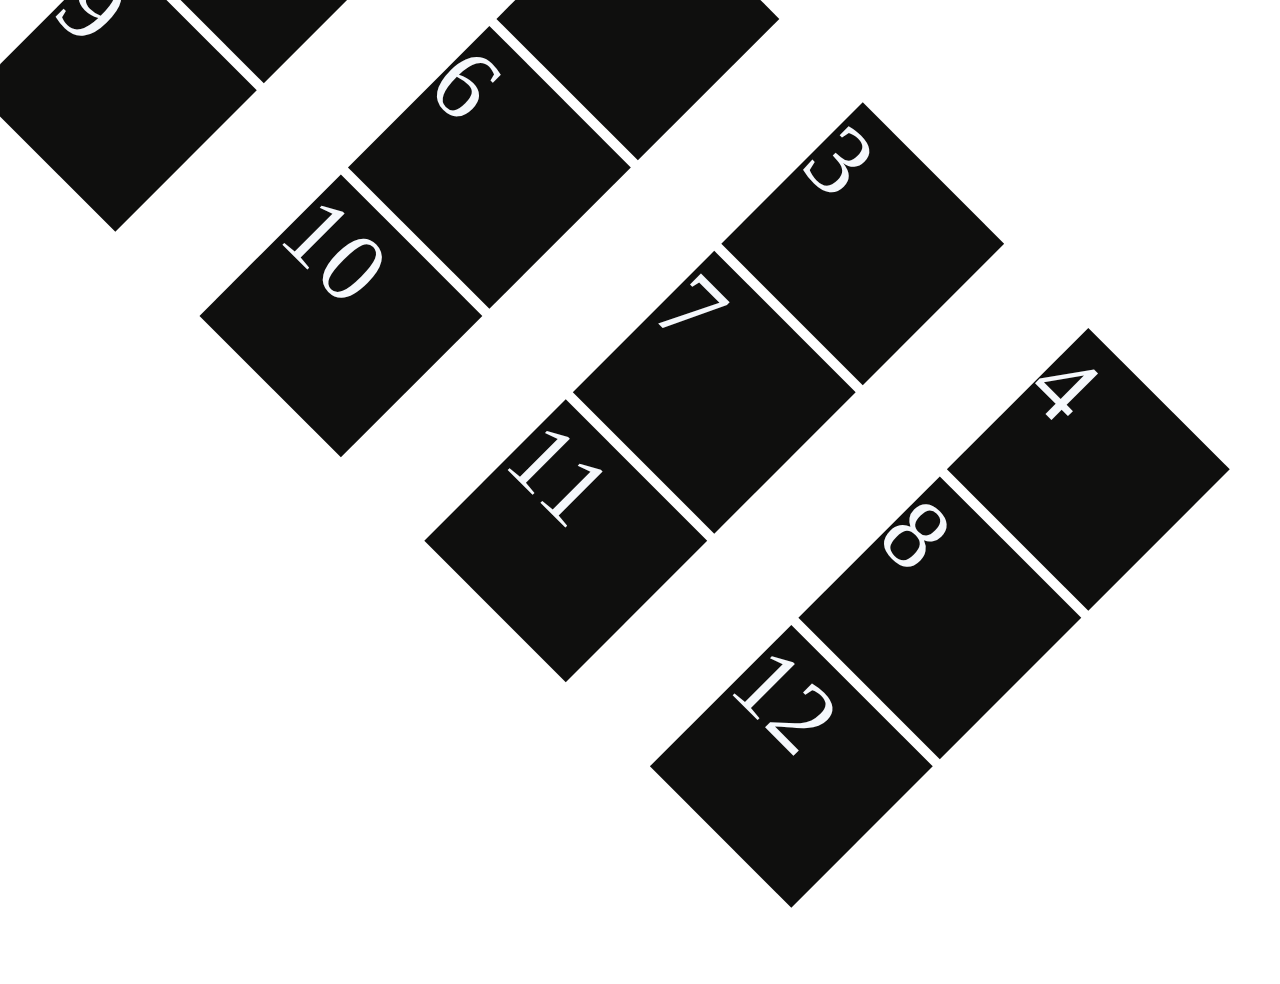
<file: htmlcssjsbsprasad/CSS/code/index.html>
<!DOCTYPE html>
<html lang="en">
<head>
    <meta charset="UTF-8">
    <meta name="viewport" content="width=device-width, initial-scale=1.0">
    <title>Document</title>
    <link rel="stylesheet" href="style.css">
</head>
<body>
    <div class="main">
    <div class="box">1</div>
    <div class="box">2</div>
    <div class="box">3</div>
    <div class="box">4</div>
    <div class="box">5</div>
    <div class="box">6</div>
    <div class="box">7</div>
    <div class="box">8</div>
    <div class="box">9</div>
    <div class="box">10</div>
    <div class="box">11</div>
    <div class="box">12</div>
    
    
    </div>

</body>
</html>
</file>
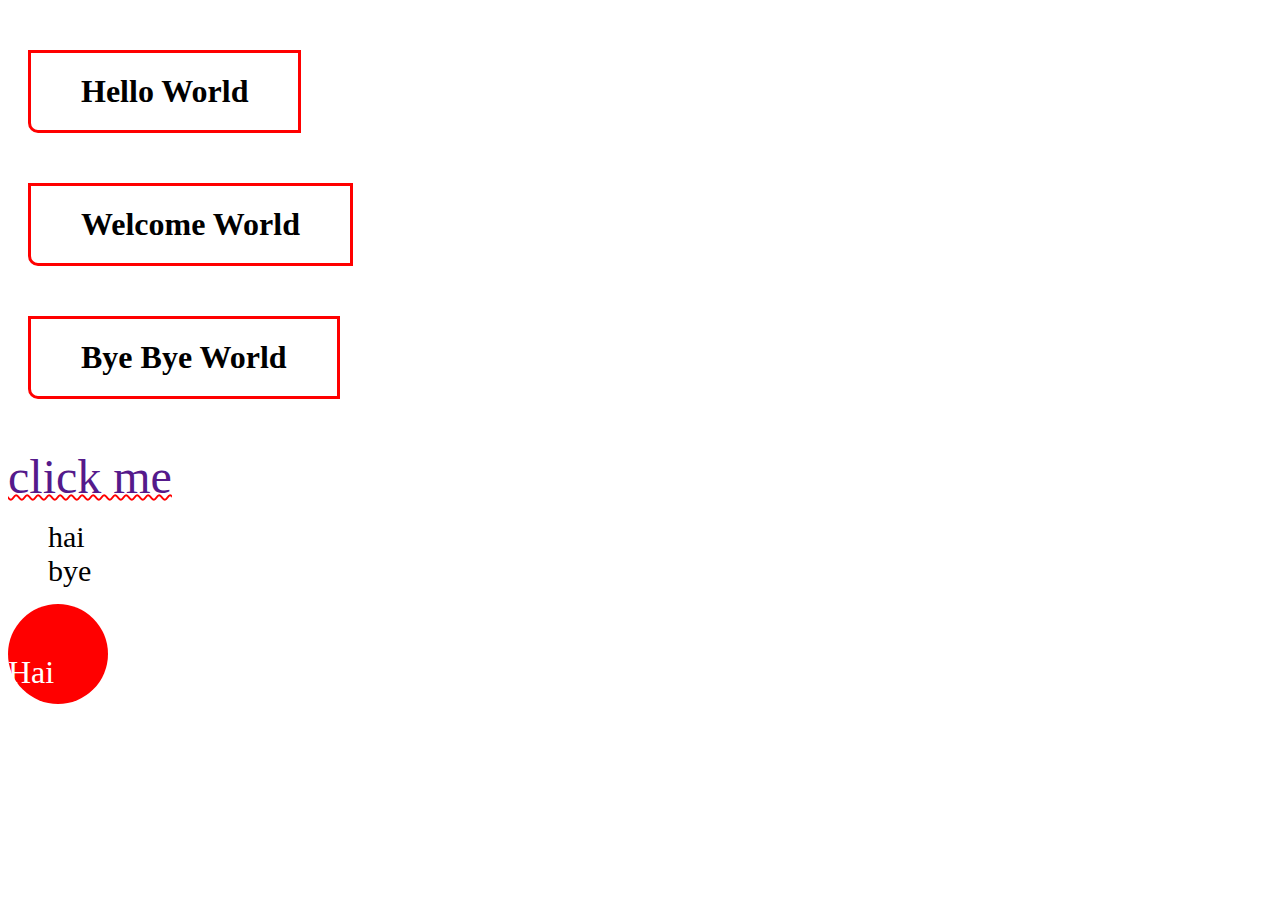
<file: htmlcssjsbsprasad/CSS/code/BoxModel/index.html>
<!DOCTYPE html>
<html lang="en">
<head>
    <meta charset="UTF-8">
    <meta name="viewport" content="width=device-width, initial-scale=1.0">
    <title>Box-Model</title>
    <link rel="stylesheet" href="./style.css">
</head>
<body>
    <h1>Hello World </h1>
        <h1>Welcome World</h1>
    <h1>Bye Bye World</h1>
    <a href="">click me</a>
    <ul>
        <li>hai</li>
        <li>bye</li>
    </ul>
     <div class="myBox">Hai</div>
</body>
</html>
</file>
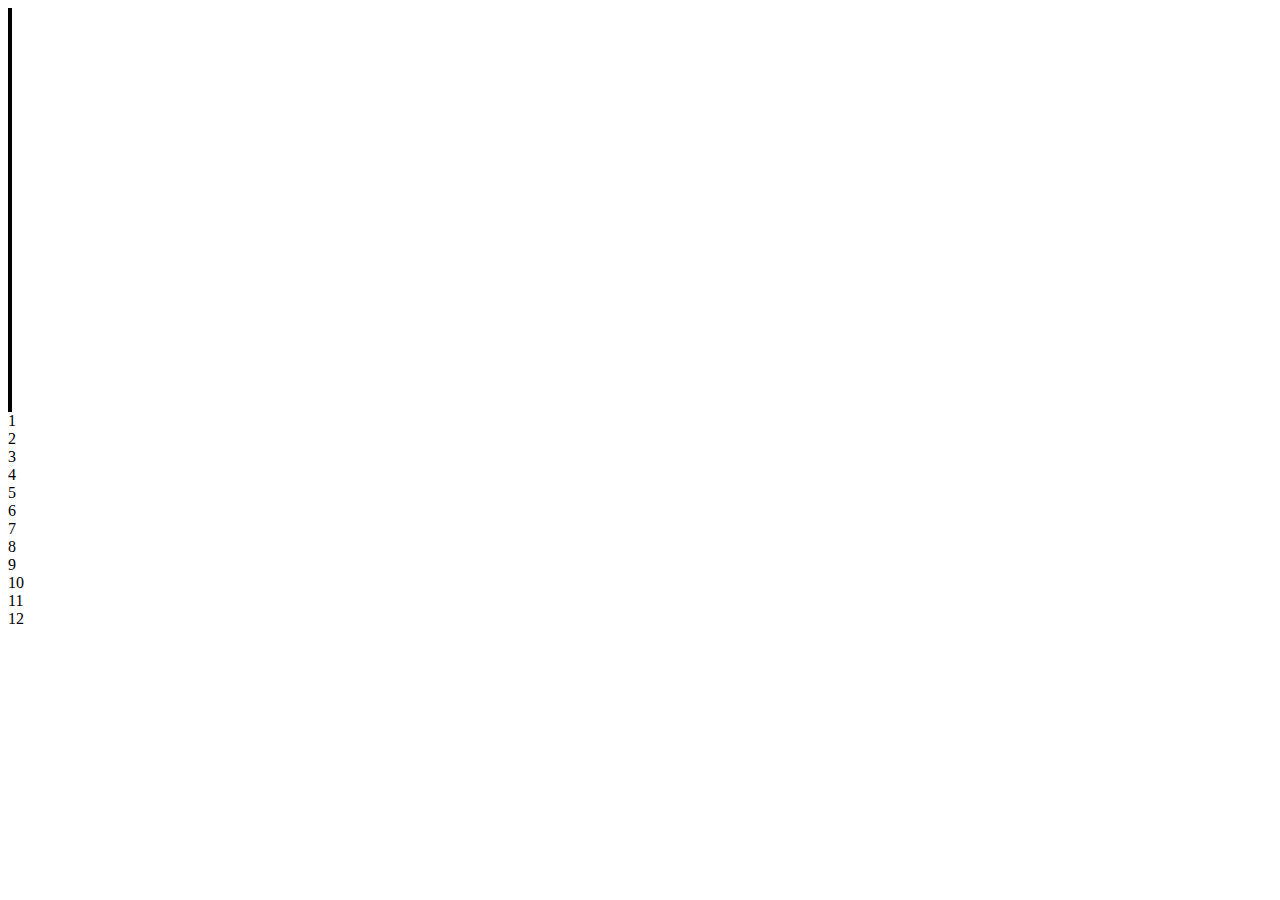
<file: htmlcssjsbsprasad/CSS/code/Display/index.html>
<!DOCTYPE html>
<html lang="en">
<head>
    <meta charset="UTF-8">
    <meta name="viewport" content="width=device-width, initial-scale=1.0">
    <title>Display</title>
<link rel="stylesheet" href="style.css">
</head>
<body>
    <div class="bench"></div>
    <div class="box">1</div>
    <div class="box">2</div>
    <div class="box box3">3</div>
    <div class="box">4</div>
    <div class="box">5</div>
    <div class="box">6</div>
    <div class="box">7</div>
    <div class="box">8</div>
    <div class="box">9</div>
    <div class="box">10</div>
    <div class="box">11</div>
    <div class="box">12</div> 

</body>
</html>
</file>
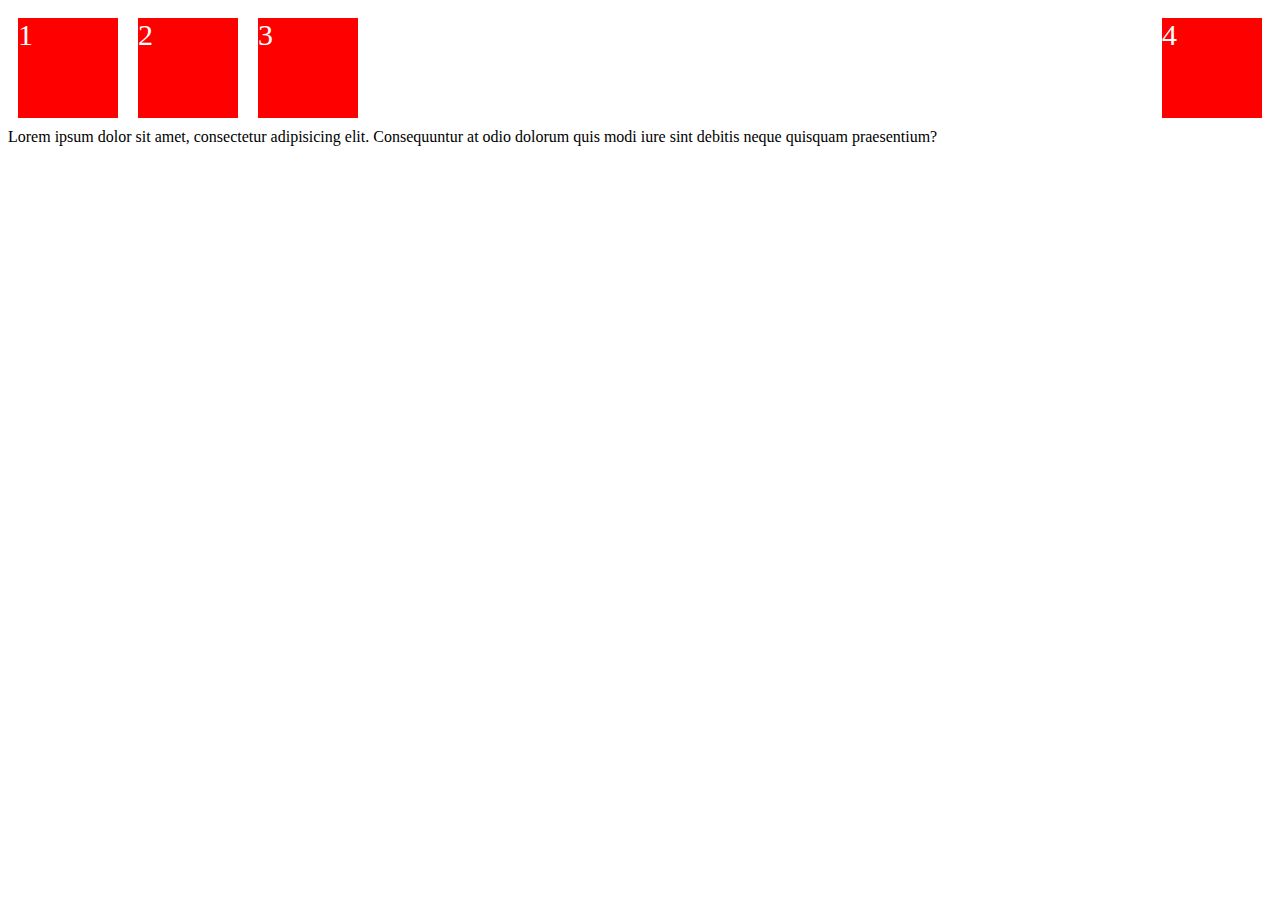
<file: htmlcssjsbsprasad/CSS/code/float-clear/index.html>
<!DOCTYPE html>
<html lang="en">
<head>
    <meta charset="UTF-8">
    <meta name="viewport" content="width=device-width, initial-scale=1.0">
    <title>Float</title>
    <link rel="stylesheet" href="style.css">
</head>
<body>
    <div class="box box1">1</div>
     <div class="box box2">2</div>
      <div class="box box3">3</div>
       <div class="box box4">4</div>

    <p class="para">Lorem ipsum dolor sit amet, consectetur adipisicing elit. Consequuntur at odio dolorum quis modi iure sint debitis neque quisquam praesentium?</p>
</body>
</html>
</file>
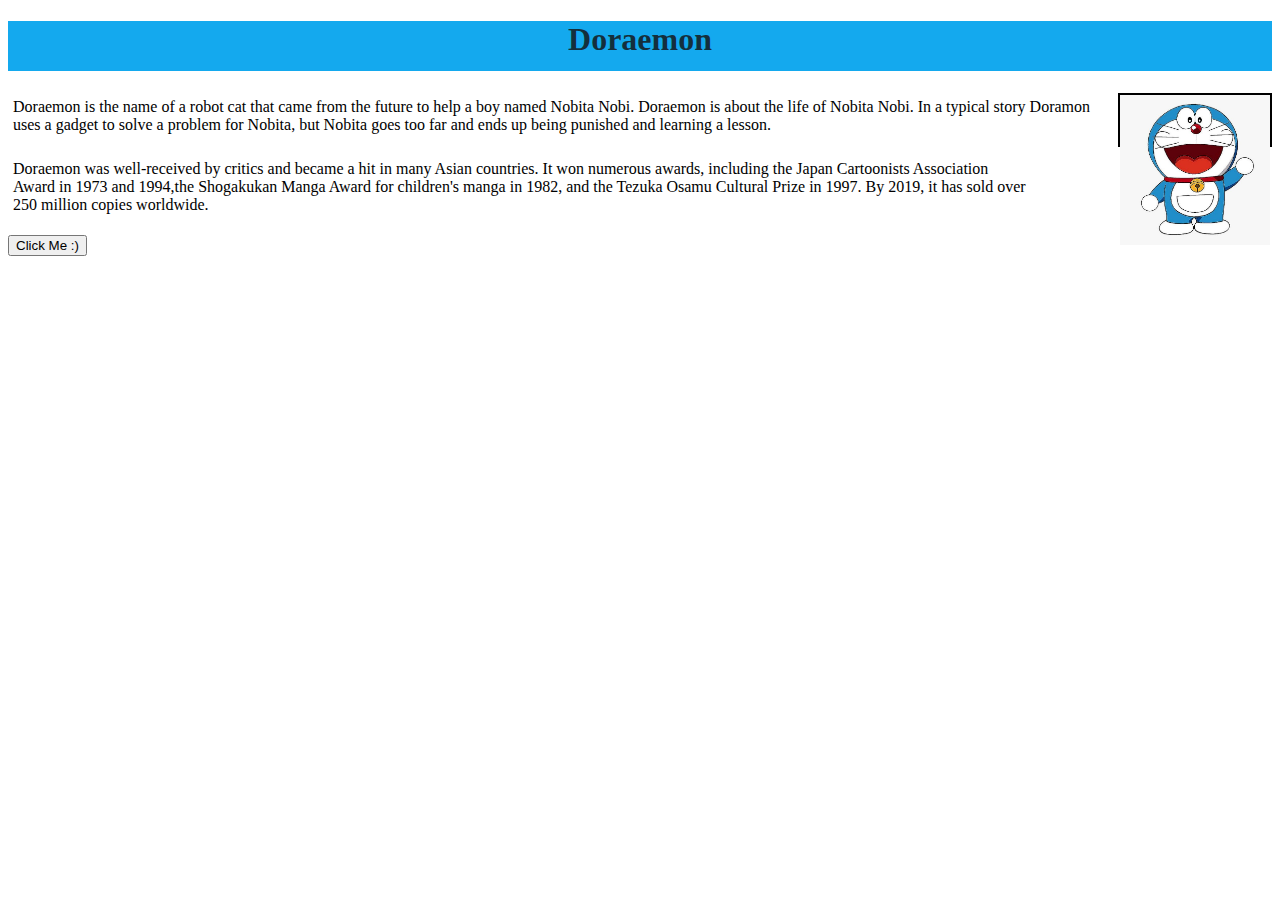
<file: htmlcssjsbsprasad/CSS/project/firstproject/index.html>
<!DOCTYPE html>
<html lang="en">
<head>
    <meta charset="UTF-8">
    <meta name="viewport" content="width=device-width, initial-scale=1.0">
    <title>Css-use-paraghaph</title>
    

<link rel="stylesheet" href="./style.css">
</head>
<body>  
    <h1 class="heading">Doraemon</h1>
 <div class="box">
    <img src="doremon.jpg" alt="doremon img" width="150" height="150">
</div>
<div><p>Doraemon is the name of a robot cat that came from the future to help a boy named Nobita Nobi. Doraemon is about the life of Nobita Nobi. In a typical story Doramon uses a gadget to solve a problem for Nobita, but Nobita goes too far and ends up being punished and learning a lesson.</p>
<p>Doraemon was well-received by critics and became a hit in many Asian countries. It won numerous awards, including the Japan Cartoonists Association <br>Award in 1973 and 1994,the Shogakukan Manga Award for children's manga in 1982, and the Tezuka Osamu Cultural Prize in 1997. By 2019, it has sold over <br>250 million copies worldwide. </p>
    </div>

<input type="button" value="Click Me :)">
</body>
</html>
</file>
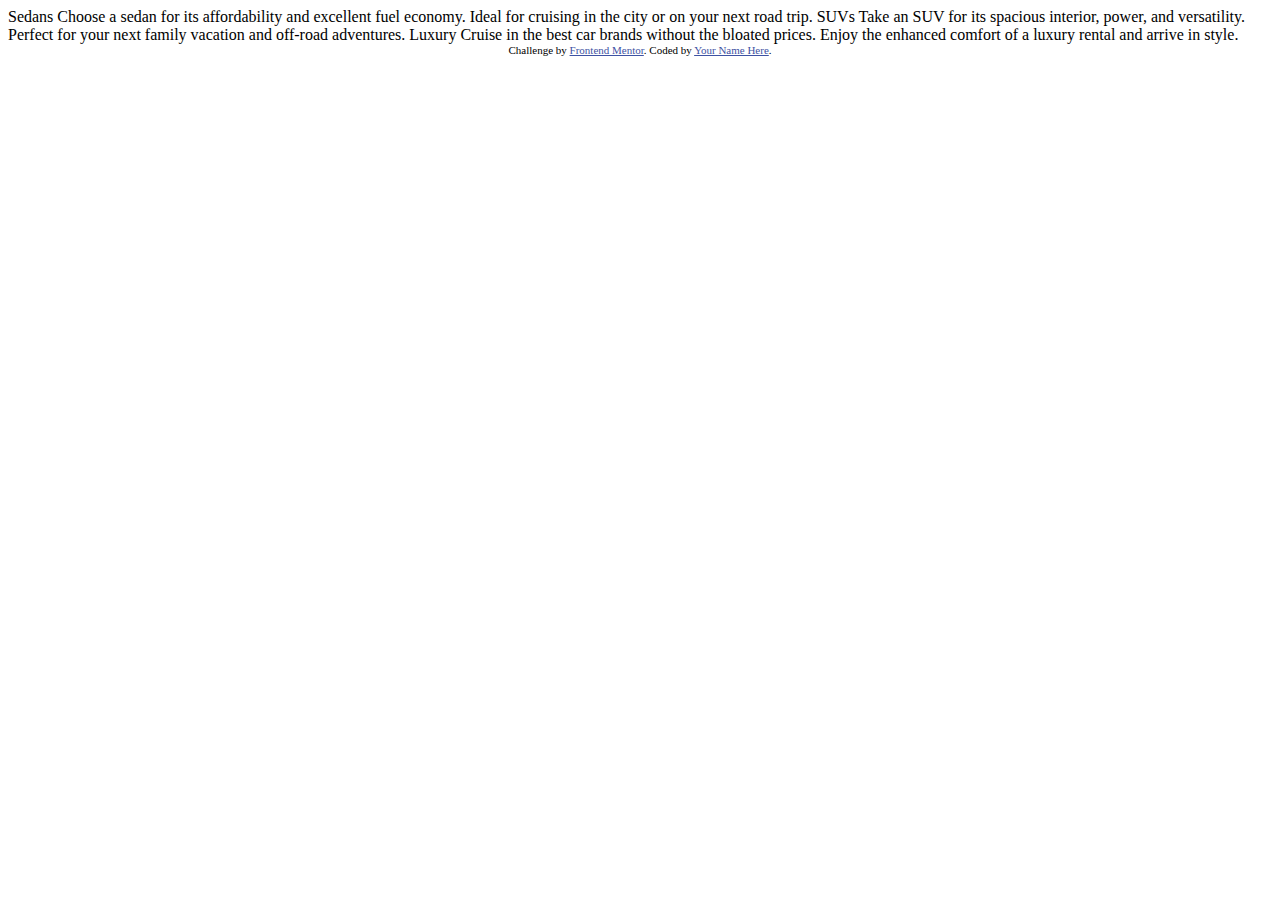
<file: htmlcssjsbsprasad/CSS/project/frontend-Mentor/index.html>
<!DOCTYPE html>
<html lang="en">
<head>
  <meta charset="UTF-8">
  <meta name="viewport" content="width=device-width, initial-scale=1.0"> <!-- displays site properly based on user's device -->

  <link rel="icon" type="image/png" sizes="32x32" href="./images/favicon-32x32.png">
  
  <title>Frontend Mentor | 3-column preview card component</title>

  <!-- Feel free to remove these styles or customise in your own stylesheet 👍 -->
  <style>
    .attribution { font-size: 11px; text-align: center; }
    .attribution a { color: hsl(228, 45%, 44%); }
  </style>
</head>
<body>
  
  Sedans
  Choose a sedan for its affordability and excellent fuel economy. Ideal for cruising in the city 
  or on your next road trip.

  SUVs
  Take an SUV for its spacious interior, power, and versatility. Perfect for your next family vacation 
  and off-road adventures.

  Luxury
  Cruise in the best car brands without the bloated prices. Enjoy the enhanced comfort of a luxury 
  rental and arrive in style.
  
  <div class="attribution">
    Challenge by <a href="https://www.frontendmentor.io?ref=challenge" target="_blank">Frontend Mentor</a>. 
    Coded by <a href="#">Your Name Here</a>.
  </div>
</body>
</html>
</file>
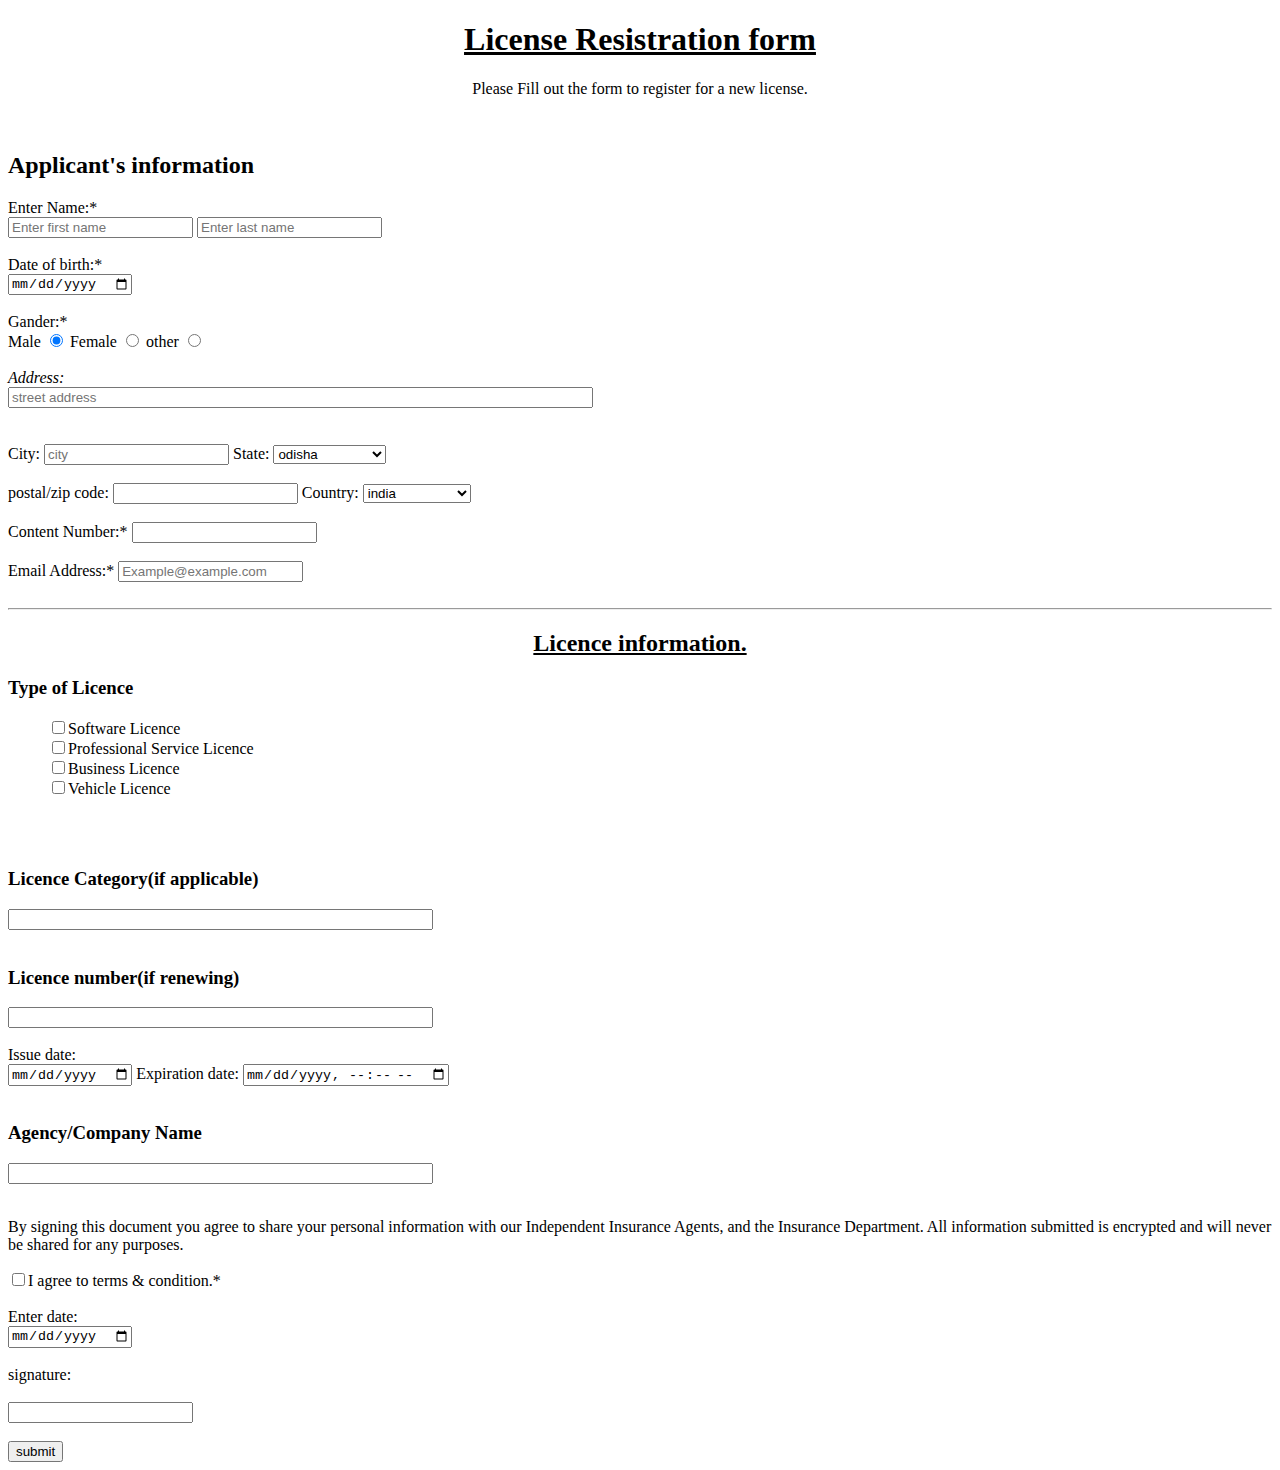
<file: htmlcssjsbsprasad/html/project/license/index.html>
<!DOCTYPE html>
<html lang="en">
<head>
    <meta charset="UTF-8">
    <meta name="viewport" content="width=device-width, initial-scale=1.0">
    <title>License Resistration form</title>
</head>
<body>
    <h1><u><b><strong><center>License Resistration form </center></strong></b></u></h1>
    <p><center>Please Fill out the form to register for a new license.</center></p>
    <br>
    <h2><b>Applicant's information</b></h2>
    <from action="" method="">
    <label for="input1">Enter Name:*</label> <br> 

    <input type="text" name="un" id="input1" placeholder="Enter first name" value="" >
    <input type="text" name="un" id="input1" placeholder="Enter last name" value=""><br><br>

    <label for="input1">Date of birth:*</label><br>
    <input type="date" name="" id="input1" placeholder="DOB" value=""><br><br>

    <label for="input1">Gander:*</label><br>
    <label for="male" >Male</label>
    <input type="radio" name="gender"  value="male" id="male" checked>
    <label for="female" >Female</label>
    <input type="radio" name="gender" value="female "id="female">
    <label for="other">other</label>
    <input type="radio" name="gender" value="other" id="other"><br><br>

    <address>
        <label for="" >Address:</label><br>
        <input type="" name="" id="input1" placeholder="street address" size="70" >
    </address><br><br>

    <label for="input1">City:</label>
    <input type="text" name="" id="input1" placeholder="city" value="">

   <label for="input1" >State:</label>
    <select name="State" id="State">
        <optgroup label="State">           
            <option value="odisha">odisha</option>
            <option value="Telangana">Telangana</option>
            <option value="Karnataka">Karnataka</option>
            <option value="Chhattisgarh">Chhattisgarh</option>
        </optgroup></select><br><br>

     <label for="input1">postal/zip code:</label>
     <input type="text" name="pin" pattern="[0-9]{4}" maxlength="4">

     <label for="input1" >Country:</label>
     <select name="Country" id="Country">
        <optgroup label="Country">           
            <option value="">india</option>
            <option value="China">China</option>
            <option value="Bangladesh">Bangladesh</option>
            <option value="canada">canada</option>
        </optgroup></select><br><br>

     <label for="Content Number"> Content Number:*</label>
     <input type="text" name="C" id="" value=""><br><br>

     <label for="email address"> Email Address:*</label>
     <input type="email" name="em" id="input1" placeholder="Example@example.com" required><br><br>
    <hr/>
    <h2><u><b><center>Licence information.</center></b></u></h2>
    <h3>Type of Licence</h3>

    <ul>
        <input type="checkbox">Software Licence<br>
        <input type="checkbox">Professional Service Licence<br>
        <input type="checkbox">Business Licence<br>
       <input type="checkbox" >Vehicle Licence
    </ul><br><br>

<h3>Licence Category(if applicable)</h3>
<input type="" name="" id="" size="50"><br><br>

<h3>Licence  number(if renewing)</h3>
<input type="" name="" id="" size="50"><br><br>

<label for="Issue Date">Issue date:</label><br>
     <input type="date" name="" id="" value="">

     <label for="Expiration Date">Expiration date:</label>
    <input type="datetime-local" name="" id="" value=""><br><br>

     <h3>Agency/Company Name</h3>
    <input type="" name="" id="" size="50"><br><br>

    <p>By signing this document you agree to share your personal information with our Independent Insurance Agents, and the Insurance Department. All information submitted is encrypted and will never be shared for any purposes.</p>

    <input type="checkbox">I agree to terms & condition.*<br><br>

    <label for="date">Enter date:</label><br>
    <input type="date" name="" id=""><br><br>

    <label for="signature">signature:</label><br><br>
    <input type="text" name="" id=""><br><br>
    <button >submit</button>
</form>
</body>
</html>
</file>
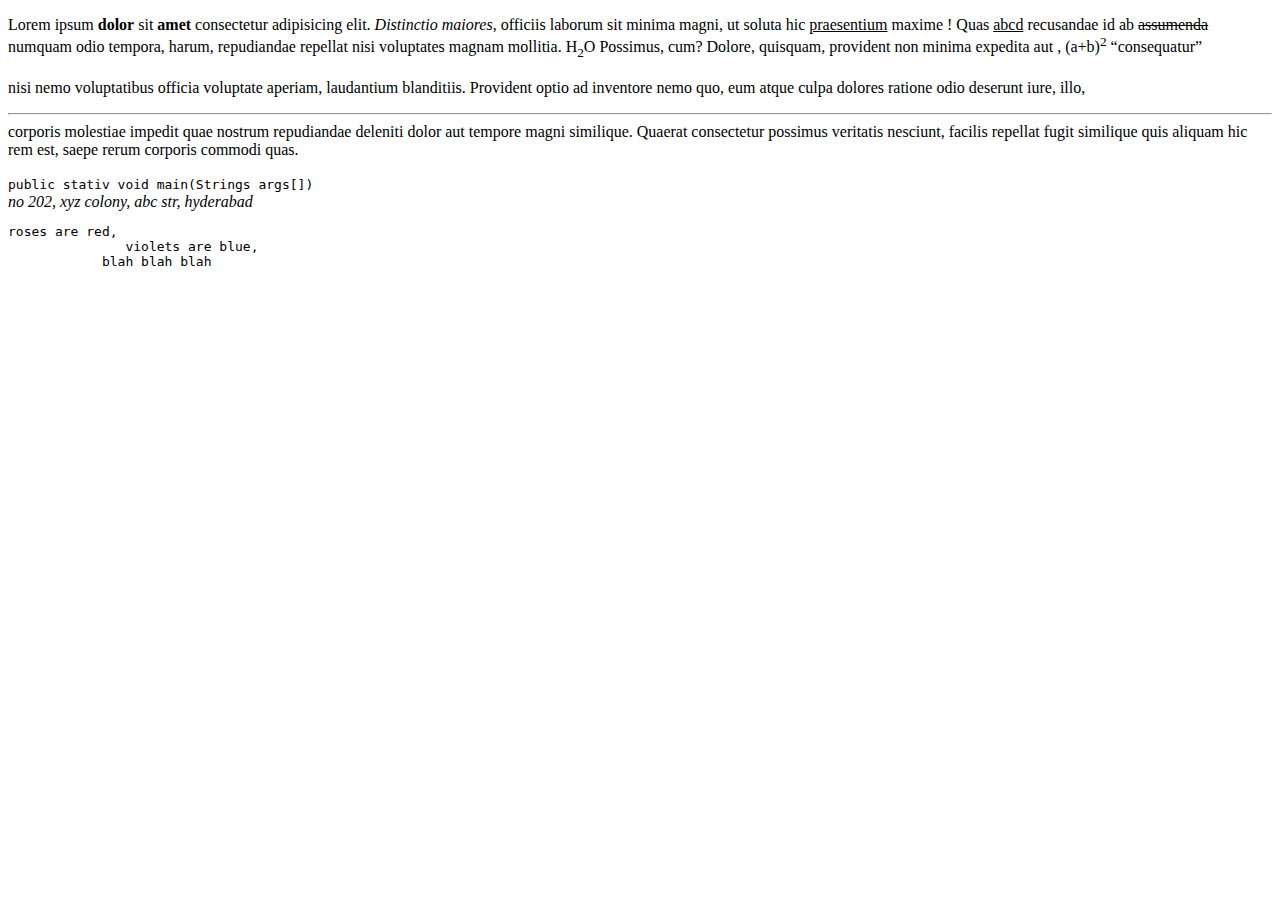
<file: htmlcssjsbsprasad/html/code/formatting_tags.html>
<!DOCTYPE html>
<html lang="en">
<head>
    <meta charset="UTF-8">
    <meta name="viewport" content="width=device-width, initial-scale=1.0">
    <title>Formatting Tags</title>
</head>
<body>
    <!-- Formatting tags are used to format the text-->
     <p>Lorem ipsum <b>dolor</b> sit <strong>amet</strong> consectetur adipisicing elit. <i>Distinctio</i> <em>maiores</em>, officiis laborum sit minima magni, ut soluta hic <u>praesentium</u> maxime ! Quas <ins>abcd</ins> recusandae id ab <del>assumenda</del> numquam odio tempora, harum, repudiandae repellat nisi voluptates magnam mollitia.
        H<sub>2</sub>O Possimus, cum? Dolore, quisquam, provident non minima expedita aut , (a+b)<sup>2</sup> <q>consequatur</q> <br><br>nisi nemo voluptatibus officia voluptate aperiam, laudantium blanditiis. Provident optio ad inventore nemo quo, eum atque culpa dolores ratione odio deserunt iure, illo,<hr> corporis molestiae impedit quae nostrum repudiandae deleniti dolor aut tempore magni similique. Quaerat consectetur possimus veritatis nesciunt, facilis repellat fugit similique quis aliquam hic rem est, saepe rerum corporis commodi quas.</p>
        <code>public stativ void main(Strings args[])</code>
        <address>no 202,
            xyz colony,
            abc str, hyderabad
        </address>
        <pre>
roses are red,
               violets are blue,
            blah blah blah
        </pre>
        <!-- there are sometags which doesn't need closing. they are called self closing tags or void elements or empty elements-->
        <!-- popular self closing tags are br and hr-->





</body>
</html>
</file>
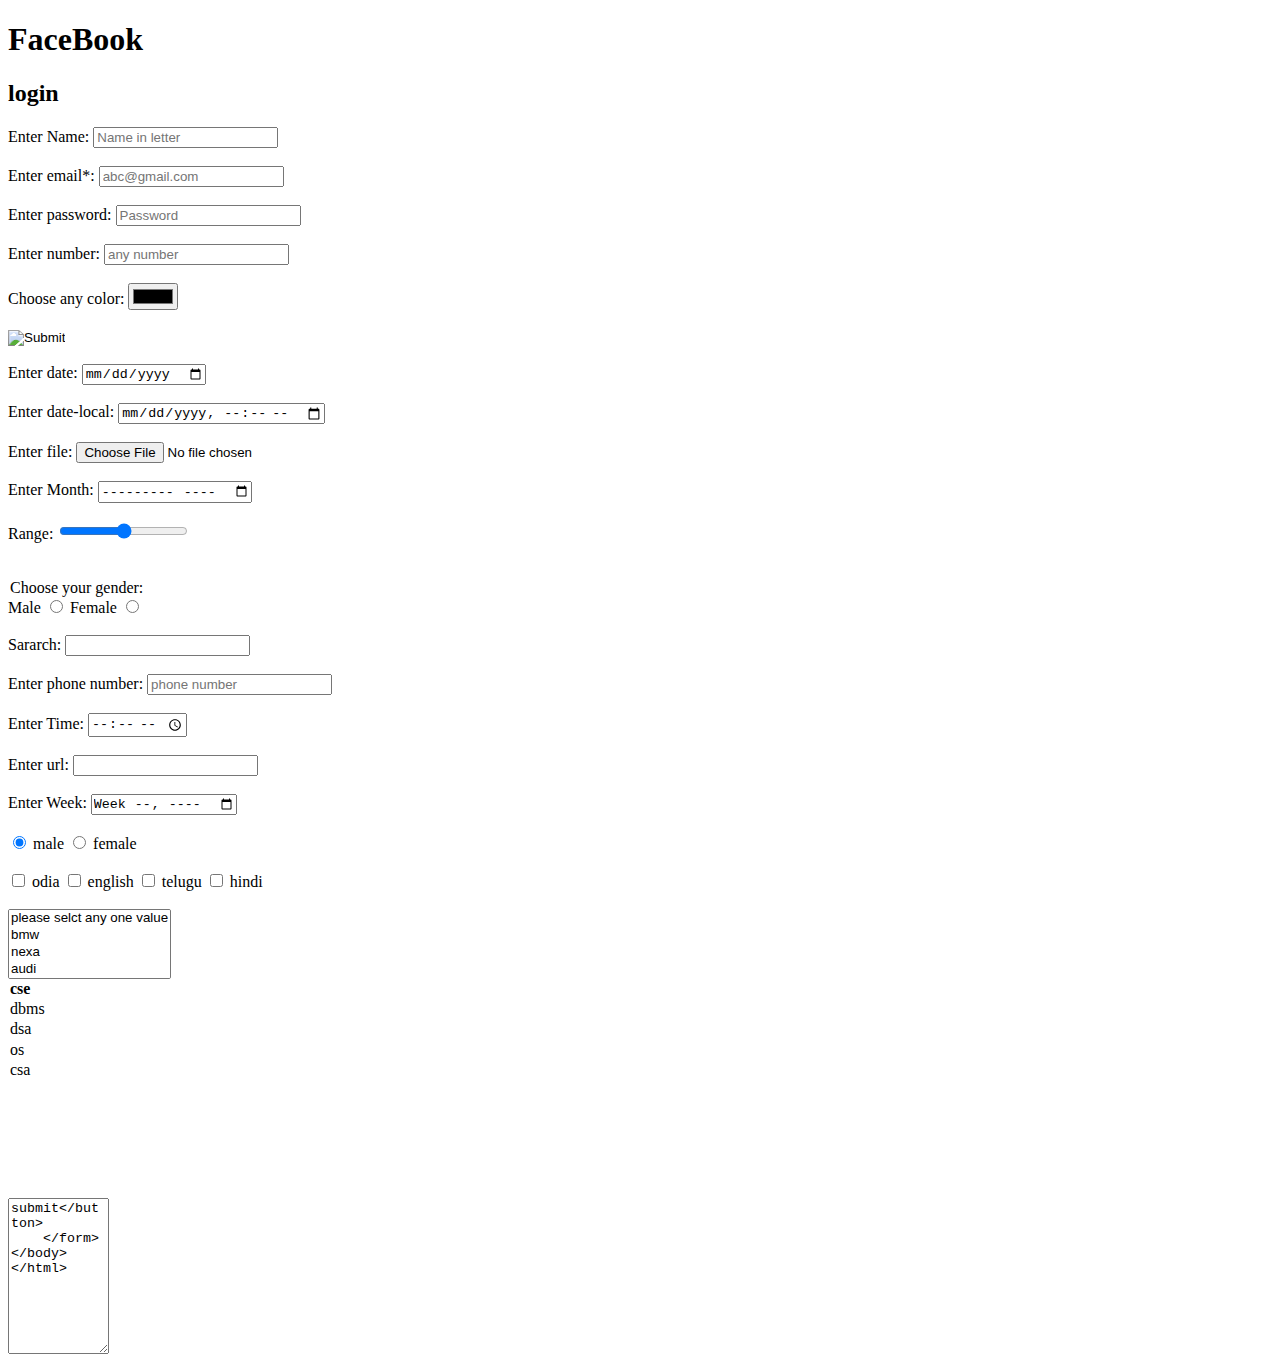
<file: htmlcssjsbsprasad/html/code/forms.html>
<!DOCTYPE html>
<html lang="en">
<head>
    <meta charset="UTF-8">
    <meta name="viewport" content="width=device-width, initial-scale=1.0">
    <title>form</title>
</head>
<body>
    <h1>FaceBook</h1>
    <h2>login</h2>
    
    <form action="facebook" method="post"> 
        <label for="input1">Enter Name:</label>  

         <input type="text" name="un"
         id="input1" placeholder="Name in letter" value="" ><br><br>
         <lable for="email">Enter email*: </lable>
         
         <input type="email" name="em"
          id="input1"  placeholder="abc@gmail.com" required><br><br>
          <lable for="password">Enter password: </lable>
         <input type="password" name="pws" minlength="8" id="input1" placeholder="Password"><br><br>
         <lable for="number">Enter number: </lable>
         <input type="number" name="" 
         id="input1" placeholder="any number"><br><br>
         <label for="color">Choose any color:</label>
         <input type="color" name=" id=""><br><br>
         <input type="image" name="" id=""><br><br>
         <label for="date">Enter date:</label>
         <input type="date" name="" id=""><br><br>
         <label for="datetime-local">Enter date-local:</label>
         <input type="datetime-local" name="" id=""><br><br>
         <label for="file">Enter file:</label>
         <input type="file" name="" id=""><br><br>
         <label for="month">Enter Month:</label>
         <input type="month" name="" id=""><br><br>
         <label for="range">Range:</label>
         <input type="range" name="" id=""><br><br>
         <label for="hidden"></label>
         <input type="hidden" name="gender" value="female"><br>
         <legend>Choose your gender:</legend>
        <label for="male">Male</label>
        <input type="radio" name="gender" id="male" value="male" checked>
        <label for="female">Female</label>
        <input type="radio" name="gender" id="female" value="female">
      </fieldset><br><br>

         <label for="serarch">Sararch:</label>
         <input type="serarch" name="" id="" ><br><br> 
         <label for="teliphone number">Enter phone number:</label>
         <input type="tel" name="" id="input1" placeholder="phone number"><br><br>
         <label for="time">Enter Time:</label>
         <input type="time" name="" id="input1" placeholder="time"><br><br>
         <label for="url">Enter url:</label>
         <input type="url"><br><br>
         <label for="Week">Enter Week:</label>
         <input type="week"><br><br>
         <input type="radio"name="gender"  value="male" id="male" checked>
         <label for="male" >male</label>
         <input type="radio"name="gender" value="female "id="female">
         <label for="female" >female</label><br><br>
         <input type="checkbox"name="lang" id="odia">
         <label for="odia" >odia</label> 
         <input type="checkbox"name="lang" id="english">
         <label for="english" >english</label>  
         <input type="checkbox"name="lang" id="telugu">
         <label for="telegu" >telugu</label> 
         <input type="checkbox"name="lang" id="hindi">
         <label for="hindi" >hindi</label><br><br>


         <select name="car" id="car" multiple size="4">
            <option value="">please selct any one value</option>
            <option value="a">bmw</option>
            <option value="b">nexa</option> 
            <option value="c">audi</option>
            <option value="d">telsa</option><br><br>

            <select name="subjects" id="subject">
                <optgroup label="cse">                
                    <option value="dbms">dbms</option>
                    <option value="dsa">dsa</option>
                    <option value="os">os</option>
                    <option value="csa">csa</option>
                </optgroup>
               
                <option value="acm"></option>
                <option value="vlsi"></option>
                <option value="bee"></option>
                <option value="dsp"></option>
            </select> <br><br>
            
            <textarea name="" id="" rows="10" cols="10"
            style=""
             <button >submit</button>
    </form>
</body>
</html>
</file>
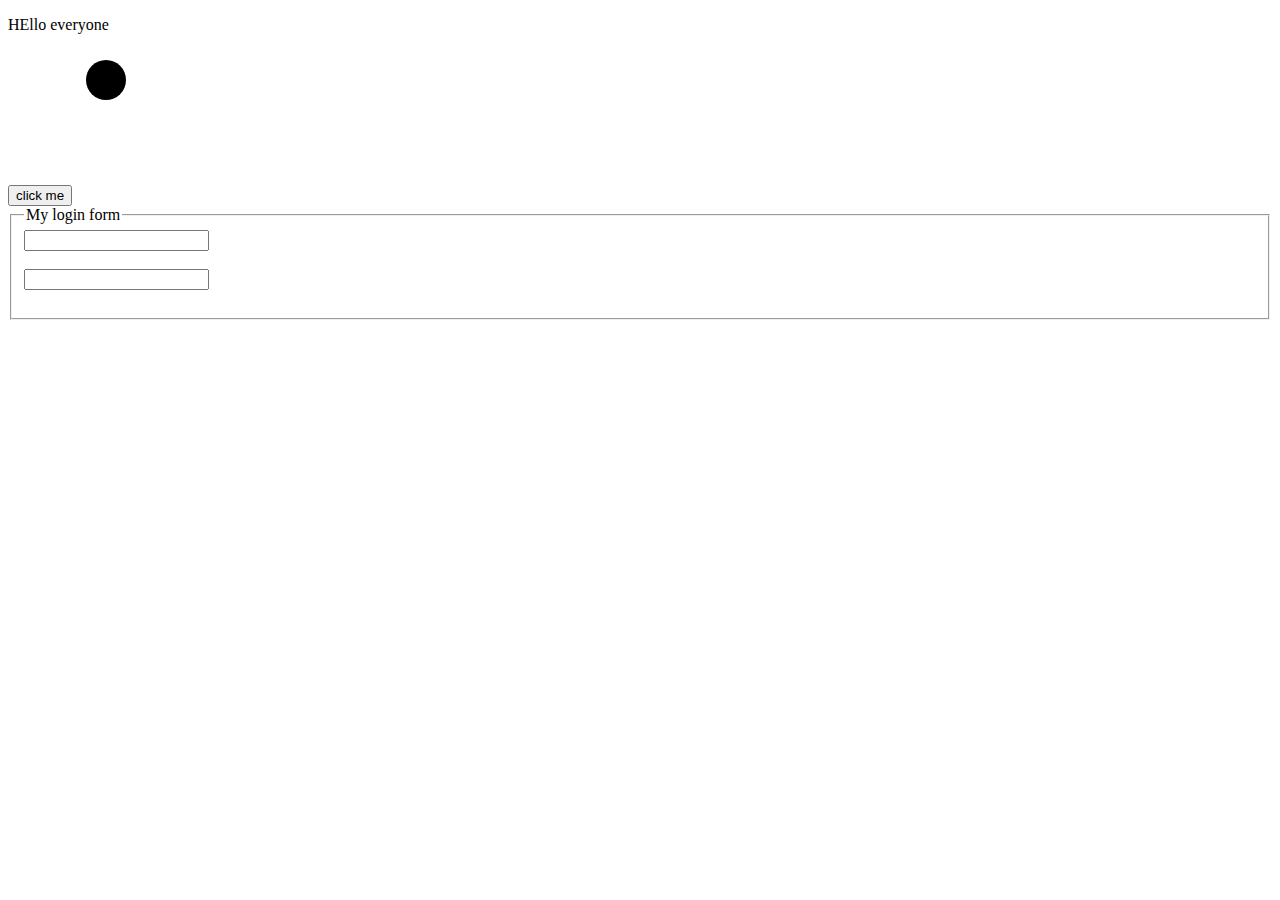
<file: htmlcssjsbsprasad/html/code/html5.html>
<!DOCTYPE html>
<html lang="en">
<head>
    <meta charset="UTF-8">
    <meta name="viewport" content="width=device-width, initial-scale=1.0">
    <title>HTML5</title>
</head>
<body>
    <!-- HTML 5  features data attributes , svg, canvas, video,audio, drag n drop etc..,-->
      <p data-prasad="good" draggable="true">HEllo everyone</p>
      <button data-something="2">click me</button>
   <!-- svg images scalable vector graphics -->
    <!-- canvas is created your own arts-->
     <svg>
        <circle cx="30" cy="30" r="20"></circle>
     </svg>

    <form action="">
        <fieldset>
            <legend>My login form</legend>
            <input type="email" name="" id=""><br><br>
            <input type="password" name="" id=""><br><br>
        </fieldset>
    </form>

</body>
</html>
</file>
<file: htmlcssjsbsprasad/CSS/code/style.css>
.box{
    height: 200px;
    width: 200px;
    background-color:rgb(15, 15, 14);
    font-size: 100px;
    color: rgb(245, 248, 252);
    transition:all 5s ease;
 
}
.main{
    display: grid;
    grid-template-columns: repeat(4,1fr);
    gap: 10px;
    transform: rotate(45deg);
}
.box:hover{
    background-color: rgb(50, 34, 194);
     transform:translatex(400px); 
    transform: rotate(30deg);
    transition-duration: 20px;
    
}
</file>
<file: htmlcssjsbsprasad/CSS/code/BoxModel/style.css>
h1{
    border:3px solid red;
    border-bottom-left-radius: 10px;
    width: max-content;
    padding: 20px 50px;
             /*tb lr*/
  
    margin:50px 20px;
    
}
.myBox{
    height:100px;
    width:100px;
    background-color: red;
    color: white;
    font-size: 32px;
    padding-top: 50px;
    box-sizing: border-box;
    border-radius: 50%;
}
a{
    font-size: 48px;
    text-decoration: 2px wavy red;
    text-decoration-line: underline;
}
li{
    font-size: 30px;
    list-style-type:none;
}
</file>
<file: htmlcssjsbsprasad/CSS/code/Display/style.css>
/*.box{
    background-color: red;
    height: 100px;
    width: 100px;
    font-size: 24px;
    color:white;
    margin: 10px;
    border: 2px solid red;
    padding: 30px;
    box-sizing: border-box;
    display: inline-block;

}
/*.box3{
   display: none; 
}*/

.bench{
    display: flex;
    width: fit-content;
    height: fit-content;
    border: 2px solid black;
    flex-direction: column-reverse;

}*/
.box{
    background-color: red;
    height: 100px;
    width:100px;
    font-size: 24px;
    color: white;
    border: 2px solid black;
    /* display: inline-block; */
}
/* .box3{
    display: none;
} */
 .bench{
    width:300;
    height: 400px;
    border: 2px solid black;
      display: flex;
      flex-direction:row;
      flex-wrap: nowrap;
      gap: 10px;
      justify-content: space-between;
      align-items: center;
 }
 .box3{
    flex-shrink: 2;
    align-self: end;
    order:2;
     }
</file>
<file: htmlcssjsbsprasad/CSS/code/float-clear/style.css>
.box{
    height: 100px;
    width: 100px;
    background-color: red;
   margin: 10px;  
   font-size: 30px;color: white;
}
.box1{
    float:left;
}
.box2{
    float: left;
}
.box3{
    float:left
}
.box4{
    float:right
}
.para{
   clear: both;
}
</file>
<file: htmlcssjsbsprasad/CSS/project/firstproject/style.css>
.heading{
    text-align: center;
    color:rgba(20, 20, 20, 0.815);
    height: 50px;
    width: 50;
    
    background-color: rgb(20, 169, 238);

}
p{
    
    padding: 5px;

}
.box{
    height: 50px;
    width: 50;
    border: 2px solid black;
    background-color: rgb(23, 106, 145);
    float: right;
    
}
button{
    background-color: blueviolet;
    text-align: center;
}
</file>
